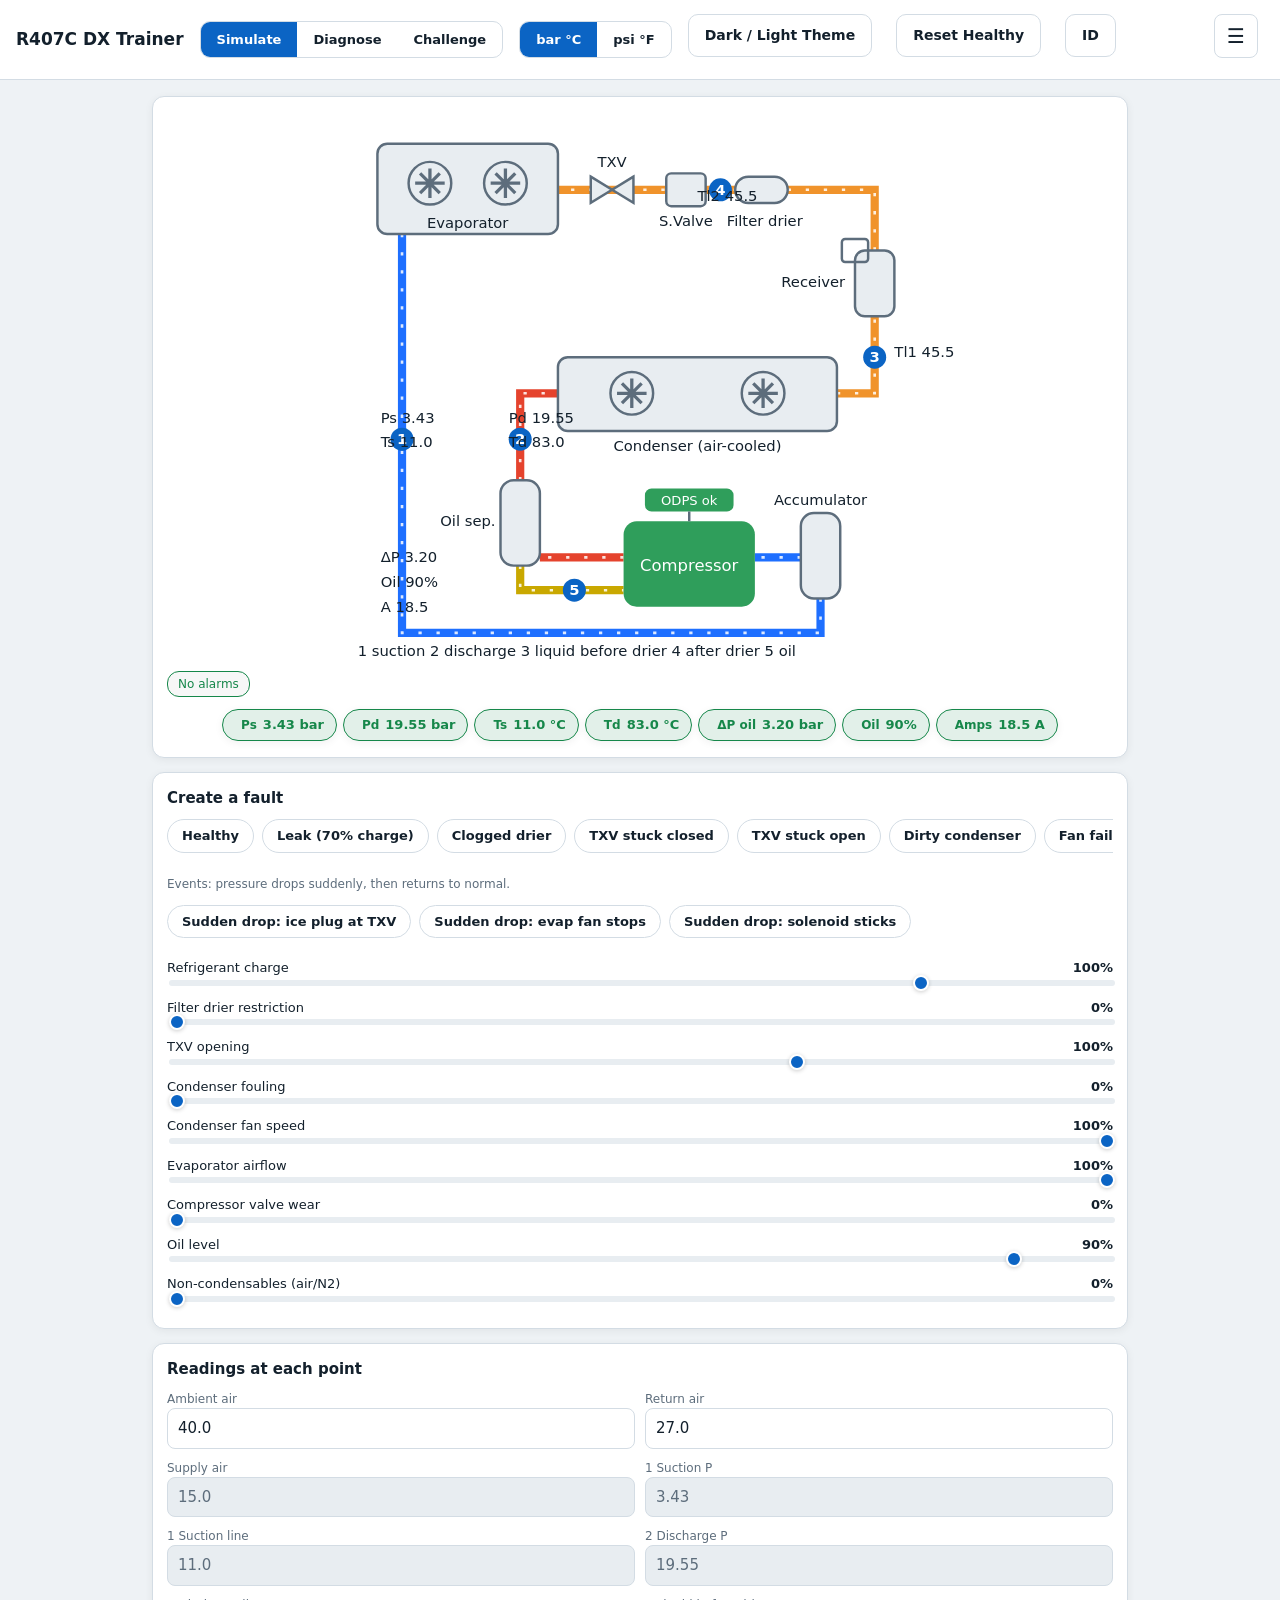
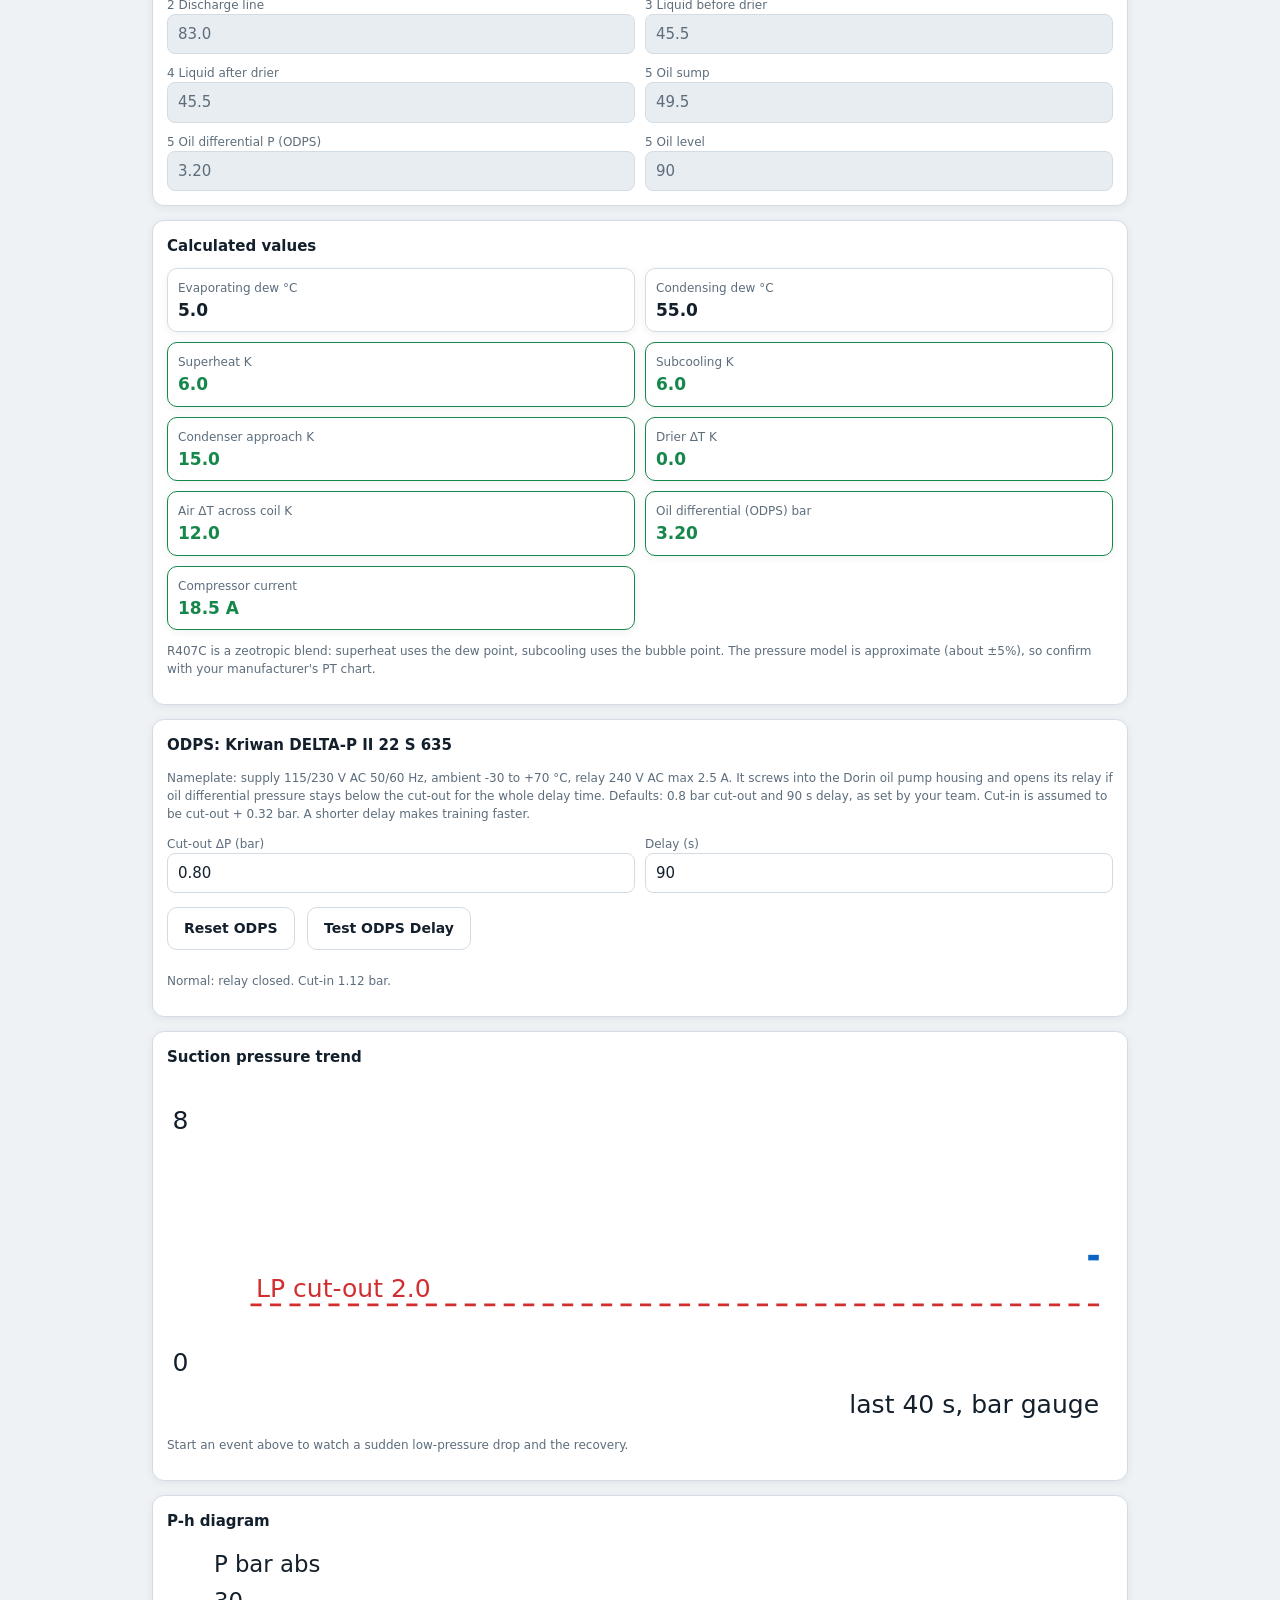
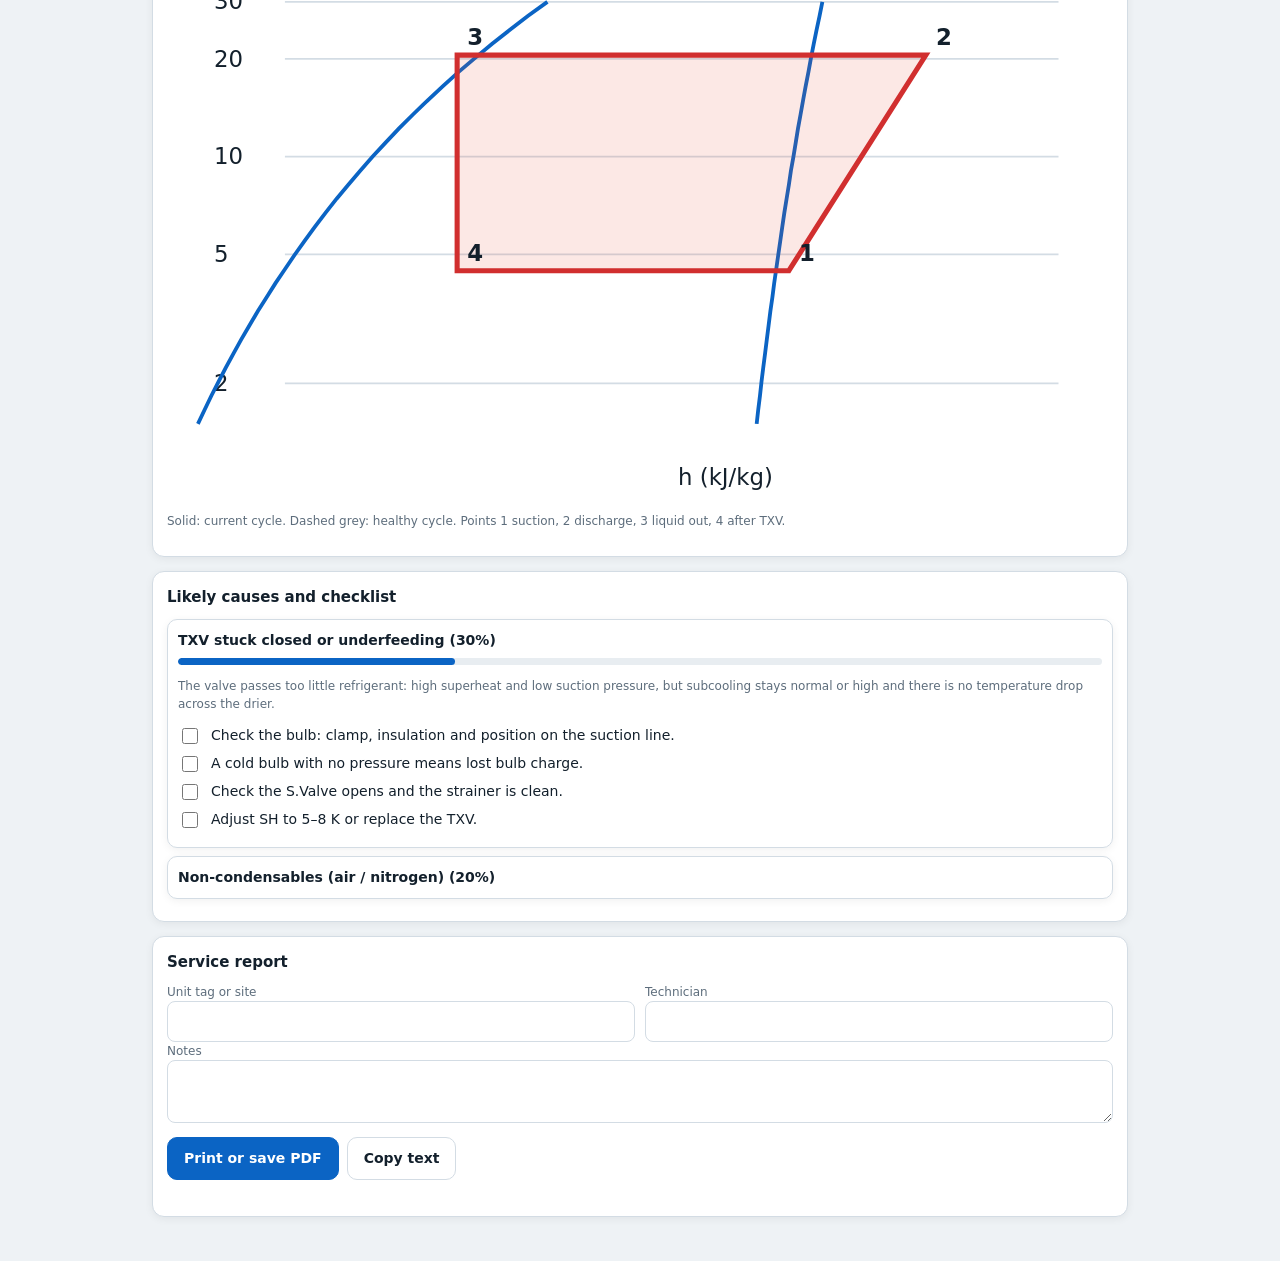
<file: index.html>
<!doctype html>
<html lang="en">
<head>
<meta charset="utf-8">
<meta name="viewport" content="width=device-width, initial-scale=1, viewport-fit=cover">
<title>R407C DX Trainer</title>
<link rel="stylesheet" href="css/style.css?v=2">
</head>
<body>
<header>
<h1 data-i18n="title">R407C DX Trainer</h1>
<button id="navToggle" class="bt" aria-label="Menu" aria-expanded="false">☰</button>
<div id="navControls">
<div class="seg" id="mode">
<button data-m="sim" class="on" data-i18n="mode_sim">Simulate</button>
<button data-m="dx" data-i18n="mode_dx">Diagnose</button>
<button data-m="challenge" data-i18n="mode_challenge">Challenge</button>
</div>
<div class="seg" id="unit">
<button data-u="si" class="on" data-i18n="unit_si">bar °C</button>
<button data-u="im" data-i18n="unit_im">psi °F</button>
</div>
<button id="themeBtn" class="bt" data-i18n="btn_theme">Dark / Light Theme</button>
<button id="resetHealthyBtn" class="bt" data-i18n="btn_reset_healthy">Reset Healthy</button>
<button id="langBtn" class="bt" data-i18n="lang_id">ID</button>
</div>
</header>
<main>
<section class="card"><svg id="dia" viewBox="0 0 360 340"></svg><div id="alm"></div><div id="svgBadges" style="display:flex;flex-wrap:wrap;gap:6px;margin-top:8px"></div><div id="compInfo" style="margin-top:8px;padding:8px;border:1px solid var(--bd);border-radius:8px;background:var(--cd);display:none"><h3 id="ciTitle" style="margin:0 0 6px;font-size:14px"></h3><p id="ciBody" class="mu" style="font-size:12px;margin:0"></p></div></section>
<section class="card" id="simc">
<h2 data-i18n="sim_create_fault">Create a fault</h2>
<div class="pr" id="pr"></div>
<p class="mu" data-i18n="sim_events_note">Events: pressure drops suddenly, then returns to normal.</p>
<div class="pr" id="ev"></div>
<div id="sl"></div>
</section>
<section class="card" id="dxc" hidden>
<h2 data-i18n="sim_diagnose_mode">Diagnose mode</h2>
<p class="mu" data-i18n="sim_dx_intro">Type your gauge and thermometer readings below. The values from your last simulation are the starting point.</p>
<div id="dxReadings"></div>
</section>
<section class="card" id="challengec" hidden>
<h2 data-i18n="ch_title">Challenge / Exam Mode</h2>
<p class="mu" id="chIntro" data-i18n="ch_intro"></p>
<div id="chHidden" class="mu" data-i18n="ch_fault_hidden"></div>
<div id="chDiagnosis" style="margin:10px 0"></div>
<div id="chSteps" style="margin:10px 0"></div>
<p><button class="bt p" id="chSubmit" data-i18n="ch_submit">Submit Diagnosis</button></p>
<div id="chResult" style="margin-top:12px"></div>
</section>
<section class="card">
<h2 data-i18n="rd_title">Readings at each point</h2>
<div class="grid" id="rd"></div>
</section>
<section class="card">
<h2 data-i18n="calc_title">Calculated values</h2>
<div class="grid" id="calc"></div>
<p class="mu" data-i18n="calc_note">R407C is a zeotropic blend: superheat uses the dew point, subcooling uses the bubble point. The pressure model is approximate (about ±5%), so confirm with your manufacturer's PT chart.</p>
</section>
<section class="card">
<h2 data-i18n="odps_title">ODPS: Kriwan DELTA-P II 22 S 635</h2>
<p class="mu" data-i18n="odps_nameplate">Nameplate: supply 115/230 V AC 50/60 Hz, ambient -30 to +70 °C, relay 240 V AC max 2.5 A. It screws into the Dorin oil pump housing and opens its relay if oil differential pressure stays below the cut-out for the whole delay time. Defaults: 0.8 bar cut-out and 90 s delay, as set by your team. Cut-in is assumed to be cut-out + 0.32 bar. A shorter delay makes training faster.</p>
<div class="grid">
<label class="f"><span id="l_oc" data-i18n="odps_cutout"></span><input type="number" step="any" id="oc"></label>
<label class="f"><span data-i18n="odps_delay">Delay (s)</span><input type="number" id="od" value="90"></label>
</div>
<p><button class="bt" id="orb" data-i18n="odps_reset">Reset ODPS</button> <button class="bt" id="otb" data-i18n="btn_test_odps">Test ODPS Delay</button></p>
<p class="mu" id="ods"></p>
</section>
<section class="card">
<h2 data-i18n="trend_title">Suction pressure trend</h2>
<svg id="tr" viewBox="0 0 340 124"></svg>
<p class="mu" id="evn" data-i18n="trend_start">Start an event above to watch a sudden low-pressure drop and the recovery.</p>
</section>
<section class="card">
<h2 data-i18n="ph_title">P-h diagram</h2>
<svg id="ph" viewBox="0 0 340 220"></svg>
<p class="mu" data-i18n="ph_note">Solid: current cycle. Dashed grey: healthy cycle. Points 1 suction, 2 discharge, 3 liquid out, 4 after TXV.</p>
</section>
<section class="card">
<h2 data-i18n="dg_title">Likely causes and checklist</h2>
<div id="dg"></div>
</section>
<section class="card" id="repc">
<h2 data-i18n="rep_title">Service report</h2>
<div class="grid noprint">
<label class="f"><span data-i18n="rep_tag">Unit tag or site</span><input id="rt"></label>
<label class="f"><span data-i18n="rep_tech">Technician</span><input id="rn"></label>
</div>
<label class="f noprint"><span data-i18n="rep_notes">Notes</span><textarea id="rm" rows="2"></textarea></label>
<p class="noprint"><button class="bt p" id="bp" data-i18n="btn_print">Print or save PDF</button><button class="bt" id="bc" data-i18n="btn_copy">Copy text</button></p>
<div id="rep"></div>
</section>
</main>
<script src="js/i18n.js"></script>
<script src="js/app.js"></script>
</body>
</html>
</file>
<file: css/style.css>
:root{--bg:#eef2f5;--cd:#fff;--tx:#13202c;--mu:#5d6d7c;--bd:#d3dce4;--ac:#0b64c4;--ok:#16874a;--wa:#c27800;--er:#d12f2f;--ro:#e8edf1;--shadow:0 2px 8px rgba(0,0,0,.06);--radius:12px;box-sizing:border-box;padding-top:env(safe-area-inset-top,0px);padding-bottom:env(safe-area-inset-bottom,0px)}
:root[data-theme="dark"]{--bg:#0f151b;--cd:#18212a;--tx:#e8eef3;--mu:#93a4b3;--bd:#2b3946;--ac:#5aa8ff;--ok:#42c27a;--wa:#f0b43c;--er:#ff6b6b;--ro:#222d38;--shadow:0 2px 10px rgba(0,0,0,.35)}
@media(prefers-color-scheme:dark){:root:not([data-theme="light"]){--bg:#0f151b;--cd:#18212a;--tx:#e8eef3;--mu:#93a4b3;--bd:#2b3946;--ac:#5aa8ff;--ok:#42c27a;--wa:#f0b43c;--er:#ff6b6b;--ro:#222d38;--shadow:0 2px 10px rgba(0,0,0,.35)}}
html{scroll-padding-top:env(safe-area-inset-top,0px)}*{box-sizing:border-box}
body{margin:0;background:var(--bg);color:var(--tx);font:14px/1.5 system-ui,-apple-system,"Segoe UI",Roboto,sans-serif;-webkit-tap-highlight-color:transparent}
header{position:sticky;top:0;z-index:10;display:flex;align-items:center;gap:16px;padding:14px 56px 14px 16px;flex-wrap:wrap;background:var(--cd);border-bottom:1px solid var(--bd);margin-bottom:16px}
h1{font-size:17px;margin:0}h2{font-size:15px;margin:0 0 10px}
main{padding:0 12px 30px;max-width:1000px;margin:auto}
.seg{display:flex;border:1px solid var(--bd);border-radius:10px;overflow:hidden;background:var(--cd)}
.seg button{border:0;background:transparent;color:var(--tx);padding:8px 16px;font:inherit;font-weight:600;font-size:13px;cursor:pointer;position:relative}
.seg button.on{background:var(--ac);color:#fff}
.seg button:focus-visible{outline:2px solid var(--ac);outline-offset:2px}
.card{background:var(--cd);border:1px solid var(--bd);border-radius:var(--radius);padding:14px;margin-bottom:14px;box-shadow:var(--shadow)}
.card:hover{border-color:#c4cfd8}
svg{width:100%;height:auto;display:block;max-height:62vh}
.grid{display:grid;grid-template-columns:1fr 1fr;gap:10px}
.f{display:flex;flex-direction:column;font-size:12px;color:var(--mu)}
.f input, .f textarea{font:inherit;font-size:15px;color:var(--tx);background:var(--cd);border:1px solid var(--bd);border-radius:8px;padding:8px 10px;width:100%}
.f input.ro{background:var(--ro);color:var(--mu)}
.f input:focus-visible,.f textarea:focus-visible{outline:2px solid var(--ac);outline-offset:2px;border-color:var(--ac)}
.k{border:1px solid var(--bd);border-radius:10px;padding:8px 10px;box-shadow:var(--shadow)}.k b{font-size:17px;display:block}.k span{font-size:12px;color:var(--mu)}
.k.ok{border-color:var(--ok)}.k.wa{border-color:var(--wa)}.k.er{border-color:var(--er)}
.k.ok b{color:var(--ok)}.k.wa b{color:var(--wa)}.k.er b{color:var(--er)}
.pr{display:flex;gap:8px;overflow-x:auto;padding-bottom:10px;margin-bottom:10px;scrollbar-width:thin}
.pr button{white-space:nowrap;border:1px solid var(--bd);background:var(--cd);color:var(--tx);border-radius:20px;padding:6px 14px;font:inherit;font-weight:600;font-size:13px;cursor:pointer}
.pr button:hover{border-color:var(--ac);color:var(--ac)}
.pr button:active{transform:translateY(1px)}
.pr button:focus-visible{outline:2px solid var(--ac);outline-offset:2px}
.sl{display:grid;grid-template-columns:1fr auto;gap:0 10px;font-size:13px;margin-bottom:10px}.sl input{grid-column:1/3;width:100%;-webkit-appearance:none;height:6px;border-radius:3px;background:var(--ro);border:none;outline:none;cursor:pointer}
.sl input::-webkit-slider-thumb{-webkit-appearance:none;width:16px;height:16px;border-radius:50%;background:var(--ac);cursor:pointer;border:2px solid var(--cd);box-shadow:0 1px 4px rgba(0,0,0,.2)}
.sl input::-moz-range-thumb{width:16px;height:16px;border-radius:50%;background:var(--ac);cursor:pointer;border:2px solid var(--cd);box-shadow:0 1px 4px rgba(0,0,0,.2)}
.sl input:focus-visible{outline:2px solid var(--ac);outline-offset:2px}
.ch{display:inline-block;border-radius:12px;padding:3px 10px;margin:2px 4px 2px 0;font-size:12px;border:1px solid;background:rgba(0,0,0,.03)}
.ch.ok{color:var(--ok);border-color:var(--ok)}.ch.wa{color:var(--wa);border-color:var(--wa)}.ch.er{color:var(--er);border-color:var(--er);font-weight:700}
details{border:1px solid var(--bd);border-radius:10px;padding:10px;margin-bottom:8px;box-shadow:var(--shadow)}summary{font-weight:700;cursor:pointer;list-style:none}
details summary::-webkit-details-marker{display:none}
details:focus-within{border-color:var(--ac)}
.bar{height:7px;background:var(--ro);border-radius:4px;margin:7px 0;overflow:hidden}.bar i{display:block;height:100%;background:var(--ac);border-radius:4px;transition:width .3s ease}
ol{padding-left:0;list-style:none;margin:8px 0 0}li{margin:6px 0}li label{display:flex;gap:10px;align-items:center;cursor:pointer}
li input{accent-color:var(--ac);width:16px;height:16px;cursor:pointer}
.mu{color:var(--mu);font-size:12px;line-height:1.5}
.bx{fill:var(--ro);stroke:var(--mu);stroke-width:1.5}.tx{fill:var(--tx);font-size:9px}.fn{fill:none;stroke:var(--mu);stroke-width:1.5}.fb{stroke:var(--mu);stroke-width:2}
.sp{transform-box:fill-box;transform-origin:center;animation:sp .8s linear infinite}@keyframes sp{to{transform:rotate(360deg)}}
.fl{stroke:#fff;stroke-width:1.6;stroke-dasharray:2 9;fill:none;opacity:.85;animation:fl .8s linear infinite}@keyframes fl{to{stroke-dashoffset:-11}}
.dr{animation:dr 1s linear infinite}@keyframes dr{from{transform:translateY(0);opacity:1}to{transform:translateY(16px);opacity:0}}
.trip .fl,.trip .sp{animation-play-state:paused}.trip #comp{fill:#d12f2f}
@media(prefers-reduced-motion:reduce){.fl,.sp,.dr,#sight.flash .bubble{animation:none}}
.f textarea{font:inherit;font-size:15px;color:var(--tx);background:var(--cd);border:1px solid var(--bd);border-radius:8px;padding:8px 10px;width:100%;resize:vertical}
#rep{display:none}.rt{width:100%;border-collapse:collapse;font-size:12px;margin-bottom:10px}.rt td{border:1px solid var(--bd);padding:5px 7px}.rt tr:first-child td{border-top:1px solid var(--bd)}
.bt{border:1px solid var(--bd);background:var(--cd);color:var(--tx);border-radius:10px;padding:10px 16px;font:inherit;font-weight:600;font-size:14px;cursor:pointer;margin:0 8px 8px 0}
.bt:hover{border-color:var(--ac);color:var(--ac);background:rgba(11,100,196,.06)}
.bt.p{background:var(--ac);color:#fff;border-color:var(--ac)}
.bt.p:hover{background:#0953a6}
.bt:active{transform:translateY(1px)}
.bt:focus-visible{outline:2px solid var(--ac);outline-offset:2px}
@media print{:root{--bg:#fff;--cd:#fff;--tx:#000;--bd:#999;--mu:#333;--shadow:none}body>header,main>section:not(#repc),.noprint{display:none!important}#rep{display:block!important}#repc{border:0}header{position:static}}
#sight.flash .bubble{animation:sgb 1.2s ease-in-out infinite}#sight.flash .bubble:nth-child(2){animation-delay:.25s}#sight.flash .bubble:nth-child(3){animation-delay:.5s}@keyframes sgb{0%{transform:translateY(0);opacity:0}50%{opacity:.85}100%{transform:translateY(-4px);opacity:0}}.bubble{opacity:0}

/* ---- Collapsible mobile nav ---- */
#navToggle{position:absolute;top:14px;right:14px;width:44px;height:44px;display:none;border:1px solid var(--bd);background:var(--cd);color:var(--tx);border-radius:8px;font-size:20px;line-height:1;cursor:pointer;z-index:20;display:flex;align-items:center;justify-content:center;padding:0}
#navToggle[aria-expanded="true"]{background:rgba(11,100,196,.12);border-color:var(--ac)}
#navControls{display:flex;gap:16px;align-items:center;flex-wrap:wrap}
@media(max-width:640px){
#navToggle{display:block}
#navControls{display:none;flex-direction:column;align-items:stretch;width:100%;margin-top:8px;padding-top:8px;border-top:1px solid var(--bd)}
#navControls.open{display:flex}
#navControls .seg{width:100%;margin-bottom:8px}
#navControls .seg button{flex:1;padding:10px 8px;font-size:14px}
#navControls .bt{width:100%;margin:0 0 8px 0;text-align:left;padding:10px 12px}
}

/* ---- Live sensor badges ---- */
#svgBadges{display:flex;flex-wrap:wrap;gap:8px;justify-content:center;margin-top:10px}
.badge{display:inline-flex;align-items:center;gap:6px;padding:5px 12px;border-radius:20px;font-size:12px;font-weight:700;border:1px solid;white-space:nowrap;box-shadow:var(--shadow);margin:2px 0}
.badge .v{font-size:13px}
.badge.ok{background:rgba(22,135,74,.12);color:var(--ok);border-color:var(--ok)}
.badge.wa{background:rgba(194,120,0,.12);color:var(--wa);border-color:var(--wa)}
.badge.er{background:rgba(209,47,47,.12);color:var(--er);border-color:var(--er)}
.badge.dot{width:8px;height:8px;border-radius:50%;flex-shrink:0}
.badge.ok .dot{background:var(--ok)}.badge.wa .dot{background:var(--wa)}.badge.er .dot{background:var(--er)}

/* ---- Component info panel ---- */
#compInfo{display:none;margin-top:12px;padding:12px;border:1px solid var(--bd);border-radius:var(--radius);background:var(--cd);box-shadow:var(--shadow);animation:fadeIn .25s ease}
@keyframes fadeIn{from{opacity:0;transform:translateY(-6px)}to{opacity:1;transform:translateY(0)}}
#ciTitle{margin:0 0 6px;font-size:15px;color:var(--tx)}
#ciBody{margin:0;font-size:13px;line-height:1.5;color:var(--tx)}
#ciBody b{color:var(--ac)}

/* ---- Challenge mode cards ---- */
.ch-grid{display:grid;grid-template-columns:repeat(auto-fill,minmax(150px,1fr));gap:8px;margin:8px 0}
.ch-card{border:2px solid var(--bd);border-radius:12px;padding:10px 8px;background:var(--cd);text-align:center;cursor:pointer;transition:border-color .2s,box-shadow .2s,background .2s}
.ch-card:hover{border-color:var(--ac);background:rgba(11,100,196,.06)}
.ch-card input{display:none}
.ch-card.selected{border-color:var(--ac);background:var(--ac);color:#fff;box-shadow:0 0 0 3px rgba(11,100,196,.2)}
.ch-card.selected:hover{background:var(--ac)}
.ch-card .t{font-size:12px;font-weight:700;display:block;margin-bottom:4px}
.ch-card .d{font-size:11px;color:var(--mu);line-height:1.3}
.ch-card.selected .d{color:rgba(255,255,255,.85)}

.step-grid{display:grid;grid-template-columns:repeat(auto-fill,minmax(160px,1fr));gap:8px;margin:8px 0}
.step-card{border:2px solid var(--bd);border-radius:12px;padding:10px 8px;background:var(--cd);cursor:pointer;transition:border-color .2s,background .2s,box-shadow .2s}
.step-card:hover{border-color:var(--ac);background:rgba(11,100,196,.06)}
.step-card input{display:none}
.step-card.selected{border-color:var(--ok);background:var(--ok);color:#fff;box-shadow:0 0 0 3px rgba(22,135,74,.2)}
.step-card .t{font-size:12px;font-weight:700;display:block;margin-bottom:4px}
.step-card .d{font-size:11px;color:var(--mu);line-height:1.3}
.step-card.selected .d{color:rgba(255,255,255,.85)}

/* ---- Responsive ---- */
@media(max-width:640px){header{padding:10px 12px;gap:10px;flex-direction:column;align-items:stretch}h1{font-size:15px;margin-bottom:6px}.seg{width:100%;margin-bottom:8px}.seg button{flex:1;padding:7px 6px;font-size:12px}.bt{width:100%;margin:0 0 8px 0;text-align:center}.card{padding:12px}.grid{grid-template-columns:1fr}.main{padding:0 8px 24px}svg{max-height:45vh}#svgBadges{justify-content:flex-start;gap:6px;margin-top:8px}.badge{font-size:11px;padding:4px 9px}}
@media(max-width:480px){.bt{font-size:13px;padding:9px 12px}.seg button{font-size:11px;padding:6px 4px}}
</file>
